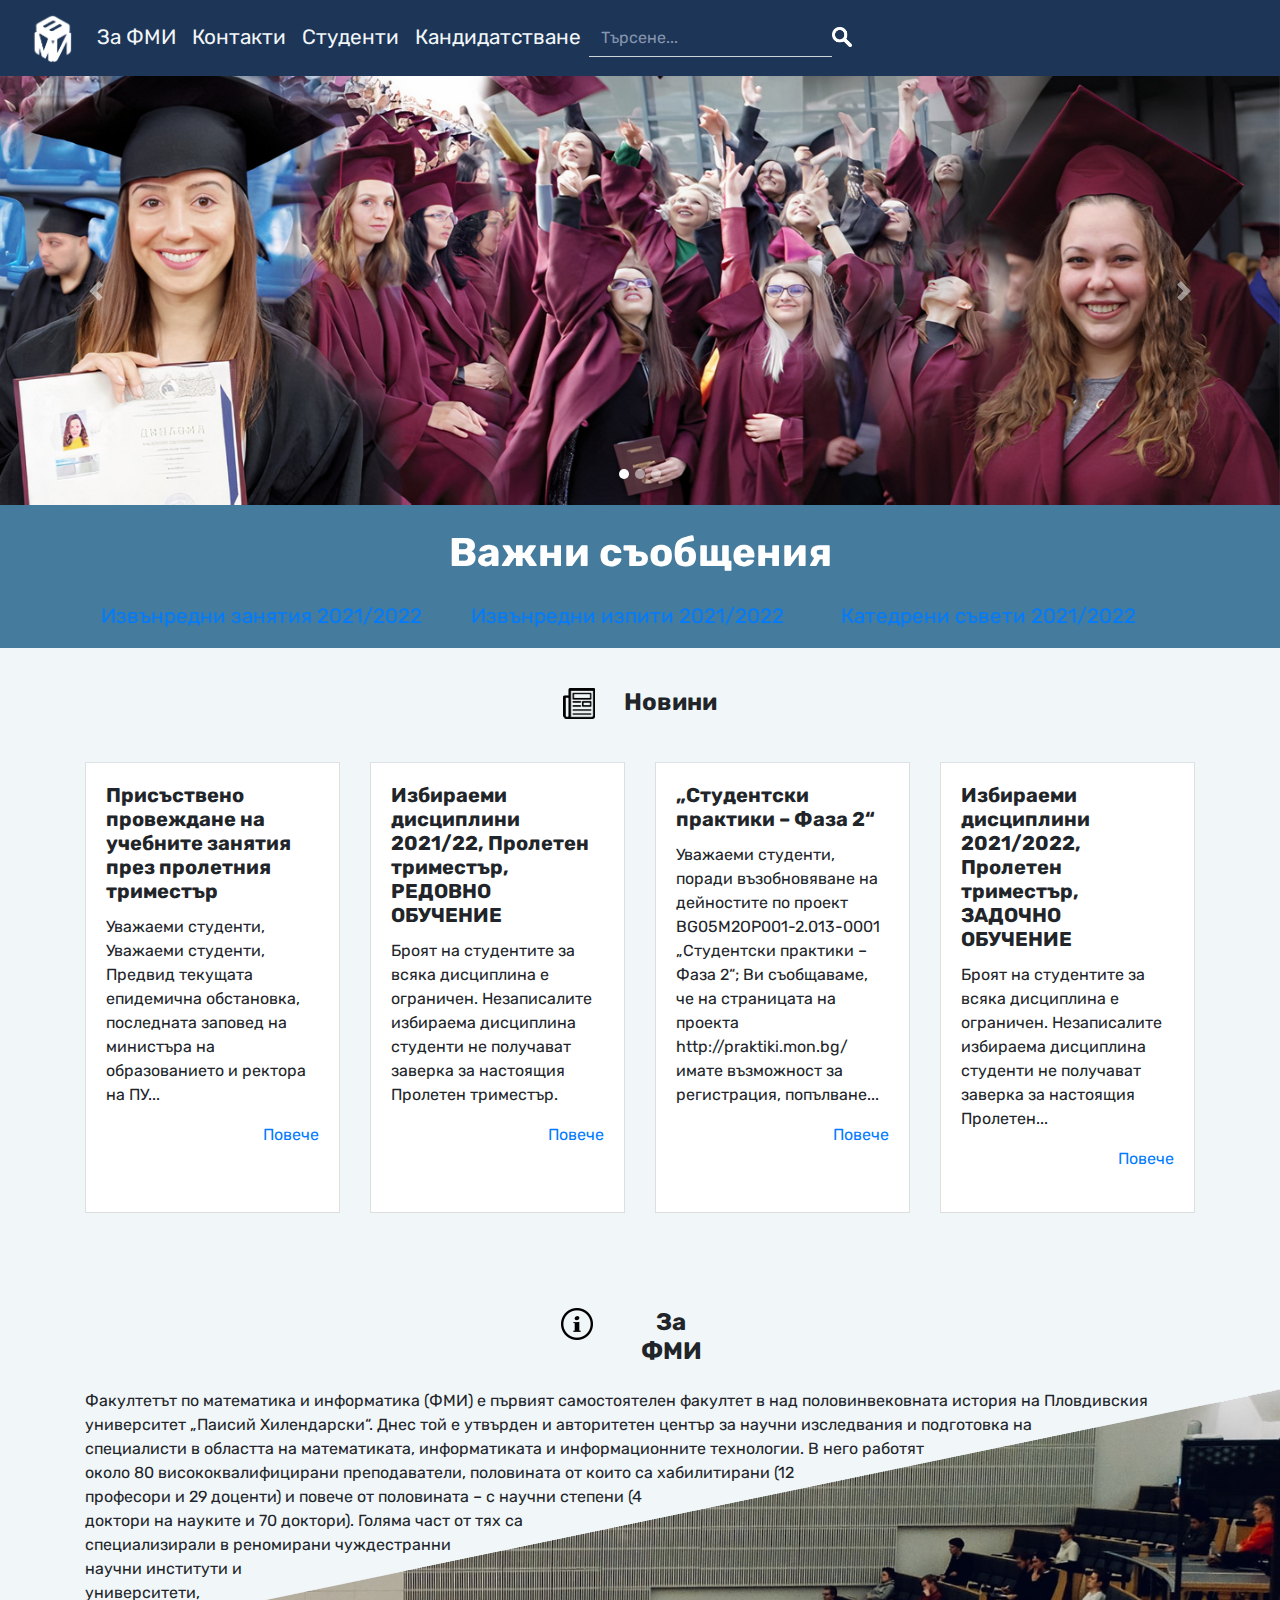
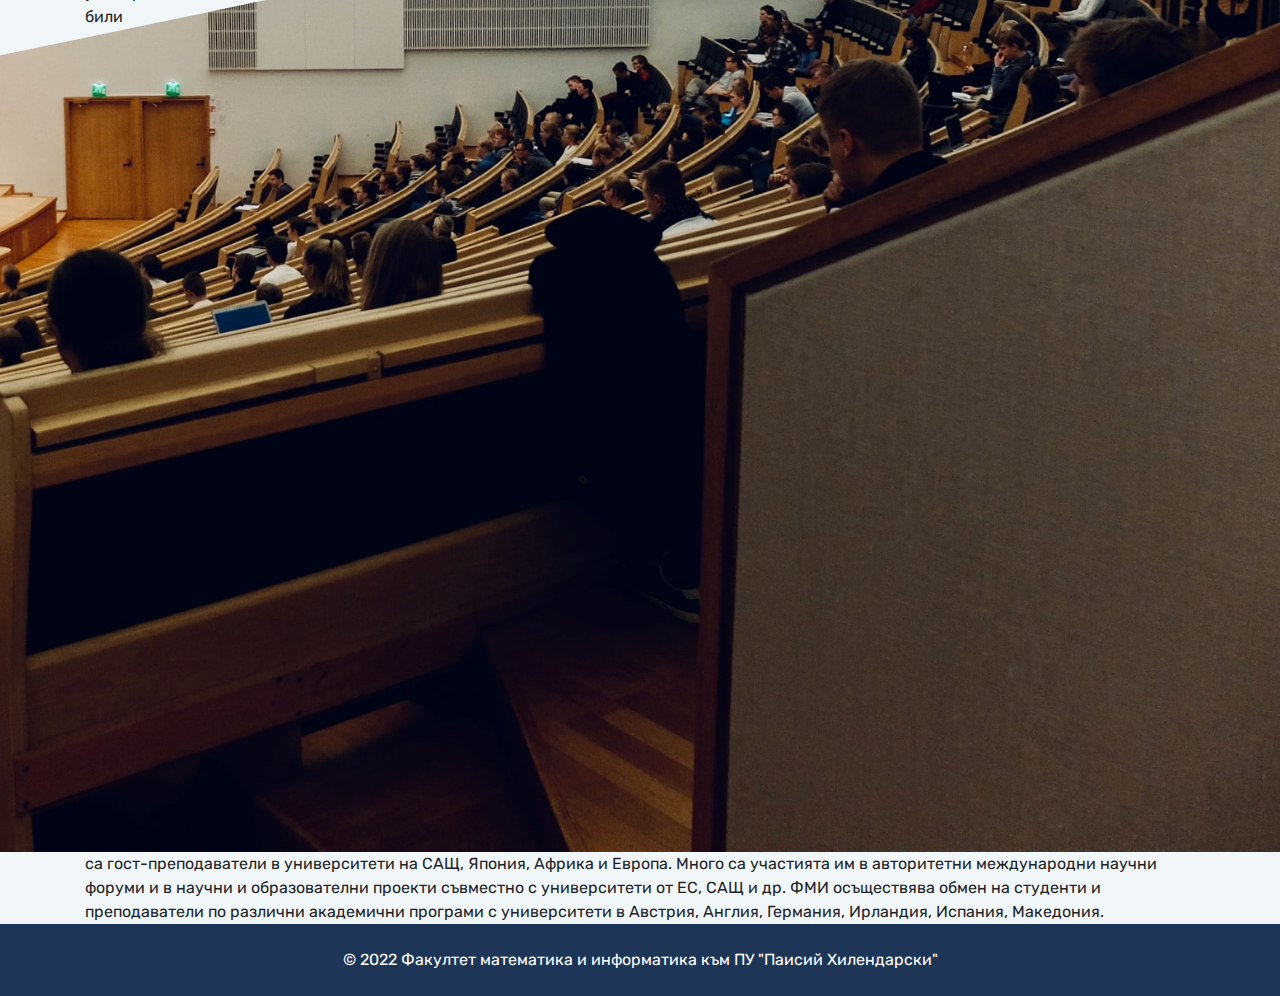
<file: index.html>
<!DOCTYPE html>
<html lang="en">

<head>
  <meta charset="UTF-8">
  <meta http-equiv="X-UA-Compatible" content="IE=edge">
  <meta name="viewport" content="width=device-width, initial-scale=1.0">
  <title>NEW Факултет по математика и информатика</title>
  <link rel="icon" href="./assets/img/icons/fmi-plovdiv.org.ico" type="image/x-icon">
  <!-- Font -->
  <link rel="preconnect" href="https://fonts.googleapis.com">
  <link rel="preconnect" href="https://fonts.gstatic.com" crossorigin>
  <link href="https://fonts.googleapis.com/css2?family=Rubik:wght@300&display=swap" rel="stylesheet">
  <!-- End Font  -->
  <!-- Stylesheets -->
  <link href="./assets/css/style.css" rel="stylesheet" />
  <link href="https://cdn.jsdelivr.net/npm/bootstrap@5.1.3/dist/css/bootstrap.min.css" rel="stylesheet"
    integrity="sha384-1BmE4kWBq78iYhFldvKuhfTAU6auU8tT94WrHftjDbrCEXSU1oBoqyl2QvZ6jIW3" crossorigin="anonymous">
  <link rel="stylesheet" href="https://maxcdn.bootstrapcdn.com/bootstrap/4.0.0/css/bootstrap.min.css"
    integrity="sha384-Gn5384xqQ1aoWXA+058RXPxPg6fy4IWvTNh0E263XmFcJlSAwiGgFAW/dAiS6JXm" crossorigin="anonymous">
  <!-- Scripts -->
  <script src="https://code.jquery.com/jquery-3.2.1.slim.min.js"
    integrity="sha384-KJ3o2DKtIkvYIK3UENzmM7KCkRr/rE9/Qpg6aAZGJwFDMVNA/GpGFF93hXpG5KkN"
    crossorigin="anonymous"></script>
  <script src="https://cdn.jsdelivr.net/npm/@popperjs/core@2.10.2/dist/umd/popper.min.js"
    integrity="sha384-7+zCNj/IqJ95wo16oMtfsKbZ9ccEh31eOz1HGyDuCQ6wgnyJNSYdrPa03rtR1zdB"
    crossorigin="anonymous"></script>
  <script src="https://cdn.jsdelivr.net/npm/bootstrap@5.1.3/dist/js/bootstrap.min.js"
    integrity="sha384-QJHtvGhmr9XOIpI6YVutG+2QOK9T+ZnN4kzFN1RtK3zEFEIsxhlmWl5/YESvpZ13"
    crossorigin="anonymous"></script>
  <script src="https://cdnjs.cloudflare.com/ajax/libs/popper.js/1.12.9/umd/popper.min.js"
    integrity="sha384-ApNbgh9B+Y1QKtv3Rn7W3mgPxhU9K/ScQsAP7hUibX39j7fakFPskvXusvfa0b4Q"
    crossorigin="anonymous"></script>
  <script src="https://maxcdn.bootstrapcdn.com/bootstrap/4.0.0/js/bootstrap.min.js"
    integrity="sha384-JZR6Spejh4U02d8jOt6vLEHfe/JQGiRRSQQxSfFWpi1MquVdAyjUar5+76PVCmYl"
    crossorigin="anonymous"></script>
</head>

<body class="bg">
  <header>
    <!-- Navbar  -->
    <nav class="navbar navbar-expand-md navbar-dark mb-4">
      <div class="container-fluid">
        <a class="navbar-brand" href="./index.html"><img src="./assets/img/icons/fmi-logo.png" alt="fmi-logo" id="fmi-logo"></a>
        <button class="navbar-toggler" type="button" data-bs-toggle="collapse" data-bs-target="#navbarCollapse"
          aria-controls="navbarCollapse" aria-expanded="false" aria-label="Toggle navigation">
          <span class="navbar-toggler-icon"></span>
        </button>


        <div class="collapse navbar-collapse" id="navbarCollapse">
          <ul class="navbar-nav me-auto mb-2 mb-md-0">

            <li class="nav-item">
              <a class="nav-link" href="./about.html">За ФМИ</a>
            </li>
            <li class="nav-item">
              <a class="nav-link" href="#">Контакти</a>
            </li>
            <li class="nav-item">
              <a class="nav-link" href="./students.html">Студенти</a>
            </li>
            <li class="nav-item">
              <a class="nav-link" href="./admission.html">Кандидатстване</a>
            </li>
          </ul>
          <!-- Navbar End  -->



          <form class="d-flex">
            <input class="form-control me-2" type="search" placeholder="Търсене..." aria-label="Search">
            <input type="image" href="#" class="search-icon " src="./assets/img/icons/search-icon.png">

          </form>
        </div>
      </div>
    </nav>
  </header>

  <main class="main" id="top">
    <!-- Carousel Start -->
    <div id="carouselExampleIndicators" class="carousel slide" data-ride="carousel">
      <ol class="carousel-indicators">
        <li data-target="#carouselExampleIndicators" data-slide-to="0" class="active"></li>
        <li data-target="#carouselExampleIndicators" data-slide-to="1"></li>
        <li data-target="#carouselExampleIndicators" data-slide-to="2"></li>
      </ol>
      <div class="carousel-inner">
        <div class="carousel-item active">
          <img class="d-block w-100" src="./assets/img/illustrations/carousel_1.jpg" alt="First slide">
          <div class="carousel-caption d-none d-md-block">
            <!-- Do we need carousel text? -->
            <!-- nope -->
          </div>
        </div>
        <div class="carousel-item">
          <img class="d-block w-100" src="./assets/img/illustrations/carousel_2.jpg" alt="Second slide">
        </div>
        <div class="carousel-item">
          <img class="d-block w-100" src="./assets/img/illustrations/carousel_3.jpg" alt="Third slide">
        </div>
      </div>
      <a class="carousel-control-prev" href="#carouselExampleIndicators" role="button" data-slide="prev">
        <span class="carousel-control-prev-icon" aria-hidden="true"></span>
        <span class="sr-only">Previous</span>
      </a>
      <a class="carousel-control-next" href="#carouselExampleIndicators" role="button" data-slide="next">
        <span class="carousel-control-next-icon" aria-hidden="true"></span>
        <span class="sr-only">Next</span>
      </a>
    </div>
    <!-- Carousel End  -->

    <!-- Important messages -->
    <section id="messages" class="">
      <div class="container">
        <div class="col pt-4">
          <div class="row justify-content-center">
            <!-- <div class="col-3"><img class="messages-icon" src="./assets/img/icons/megaphone.png"></div> -->
            <div class="col-sm-auto">
              <h1 class="font-weight-bold">Важни съобщения</h1>
            </div>
          </div>
          <div class="row justify-content-center">
            <div class="col-4 p-3 messages-link"><a href="#" class="link-light">Извънредни занятия 2021/2022</a></div>
            <div class="col-4 p-3 messages-link"><a href="#" class="link-light">Извънредни изпити 2021/2022</a></div>
            <div class="col-4 p-3 messages-link"><a href="#" class="link-light">Катедрени съвети 2021/2022</a></div>
          </div>
        </div>
      </div>
    </section>
    <!-- End important messages -->

    <!-- News cards Start -->

    <div class="container">


      <div class="container d-flex justify-content-center mt-4">
        <div class="row m-3">
          <div class="col-4"><img class="news-icon" src="./assets/img/icons/news.png"></div>
          <div class="col text-center">
            <h4 class="font-weight-bold">Новини</h4>
          </div>
        </div>
      </div>

      <div class="row">
        <div class="col-3">
          <div class="card rounded-0 border-top h-100">
            <div class="card-body">
              <div class="row">
                <!-- <div class="col-3"><img class="news-icon" src="./assets/img/icons/news.png"></div> -->
                <div class="col">
                  <h5 class="card-title font-weight-bold p-0">Присъствено провеждане на учебните занятия през пролетния
                    триместър</h5>
                </div>
              </div>
              <p class="card-text">Уважаеми студенти,<br>
                Уважаеми студенти,
Предвид текущата епидемична обстановка, последната заповед на министъра на образованието и ректора на ПУ...</p>
              <!-- тo занятията през пролетния триместър (редовно и задочно) ще се проведат присъствено... -->
              <a href="#" class="card-link float-right">Повече</a>
            </div>
          </div>
        </div>

        <div class="col-3">
          <div class="card rounded-0 border-top h-100">
            <div class="card-body">
              <div class="row">
                <!-- <div class="col-3"><img class="news-icon" src="./assets/img/icons/news.png"></div> -->
                <div class="col">
                  <h5 class="card-title font-weight-bold p-0">Избираеми дисциплини 2021/22, Пролетен триместър, РЕДОВНО
                    ОБУЧЕНИЕ</h5>
                </div>
              </div>
              <p class="card-text">
                Броят на студентите за всяка дисциплина е ограничен.
                Незаписалите избираема дисциплина студенти не получават заверка за настоящия Пролетен триместър.</p>
              <a href="#" class="card-link float-right">Повече</a>
            </div>
          </div>
        </div>

        <div class="col-3">
          <div class="card rounded-0 border-top h-100">
            <div class="card-body">
              <div class="row">
                <!-- <div class="col-3"><img class="news-icon" src="./assets/img/icons/news.png"></div> -->
                <div class="col">
                  <h5 class="card-title font-weight-bold p-0">„Студентски практики – Фаза 2“</h5>
                </div>
              </div>
              <p class="card-text">
                Уважаеми студенти, поради възобновяване на дейностите по проект BG05M2OP001-2.013-0001 „Студентски
                практики –
                Фаза 2“; Ви съобщаваме, че на страницата на проекта http://praktiki.mon.bg/ имате възможност за
                регистрация, попълване...</p>
              <a href="#" class="card-link float-right">Повече</a>
            </div>
          </div>
        </div>

        <div class="col-3">
          <div class="card rounded-0 border-top h-100">
            <div class="card-body">
              <div class="row">
                <!-- <div class="col-3"><img class="news-icon" src="./assets/img/icons/news.png"></div> -->
                <div class="col">
                  <h5 class="card-title font-weight-bold p-0">Избираеми дисциплини 2021/2022, Пролетен триместър,
                    ЗАДОЧНО ОБУЧЕНИЕ</h5>
                </div>
              </div>
              <p class="card-text">
                Броят на студентите за всяка дисциплина е ограничен. Незаписалите избираема дисциплина студенти не
                получават заверка за настоящия Пролетен...</p>
              <a href="#" class="card-link float-right">Повече</a>
            </div>
          </div>
        </div>
      </div>
    </div>
    </div>
    <!-- News cards End -->

    <!-- About us  -->




    <!-- <div id="about" class="container d-flex justify-content-center mb-md-0"> 
  <div class="row">
   <div class="col">

    <div class="row justify-content-center">
      <div class="col-md-8 col-lg-8 text-left">
        <p>Факултетът по математика и информатика (ФМИ) е първият самостоятелен факултет в над половинвековната история на Пловдивския университет „Паисий Хилендарски“.  Днес той е  утвърден и авторитетен център за научни изследвания и подготовка на специалисти в областта на математиката, информатиката и информационните технологии. В него работят около 80 висококвалифицирани преподаватели, половината от които са хабилитирани (12 професори и 29 доценти) и повече от половината – с научни степени (4 доктори на науките и 70 доктори). Голяма част от тях са специализирали в реномирани чуждестранни научни институти и университети, били са гост-преподаватели в университети на САЩ, Япония, Африка и Европа. Много са участията им в авторитетни международни научни форуми и в научни и образователни проекти съвместно с университети от ЕС, САЩ  и др.  ФМИ осъществява обмен на студенти и преподаватели по различни академични програми с университети в Австрия, Англия, Германия, Ирландия, Испания, Македония, Португалия, Румъния, Сърбия и Черна гора, Унгария, Финландия.</p>
      </div>
    </div>

      <img id="about" src="./assets/img/illustrations/about-us-2.png">
    </div>
</div>
</div> -->

    <div id="pre-footer">

      <div class="container d-flex justify-content-center">
        <div class="row m-3">
          <div class="col-4"><img class="news-icon" src="./assets/img/icons/information.png"></div>
          <div class="col text-center">
            <h4 class="font-weight-bold">За ФМИ</h4>
          </div>
        </div>
      </div>

      <img id="main-footer-img" src="assets/img/illustrations/about-us-2.png" />
      <div class="container">
        <div id="main-footer-text">Факултетът по математика и информатика (ФМИ) е първият самостоятелен факултет в над
          половинвековната история на Пловдивския университет „Паисий Хилендарски“. Днес той е утвърден и авторитетен
          център за научни изследвания и подготовка на специалисти в областта на математиката, информатиката и
          информационните технологии. В него работят около 80 висококвалифицирани преподаватели, половината от които са
          хабилитирани (12 професори и 29 доценти) и повече от половината – с научни степени (4 доктори на науките и 70
          доктори). Голяма част от тях са специализирали в реномирани чуждестранни научни институти и университети, били
          са гост-преподаватели в университети на САЩ, Япония, Африка и Европа. Много са участията им в авторитетни
          международни научни форуми и в научни и образователни проекти съвместно с университети от ЕС, САЩ и др. ФМИ
          осъществява обмен на студенти и преподаватели по различни академични програми с университети в Австрия,
          Англия,
          Германия, Ирландия, Испания, Македония.</div>
      </div>
    </div>
  </main>
  <footer id="main-footer">
    <div class="text-center p-4">
      © 2022 Факултет математика и информатика към ПУ "Паисий Хилендарски"
    </div>
  </footer>
</body>

</html>
</file>
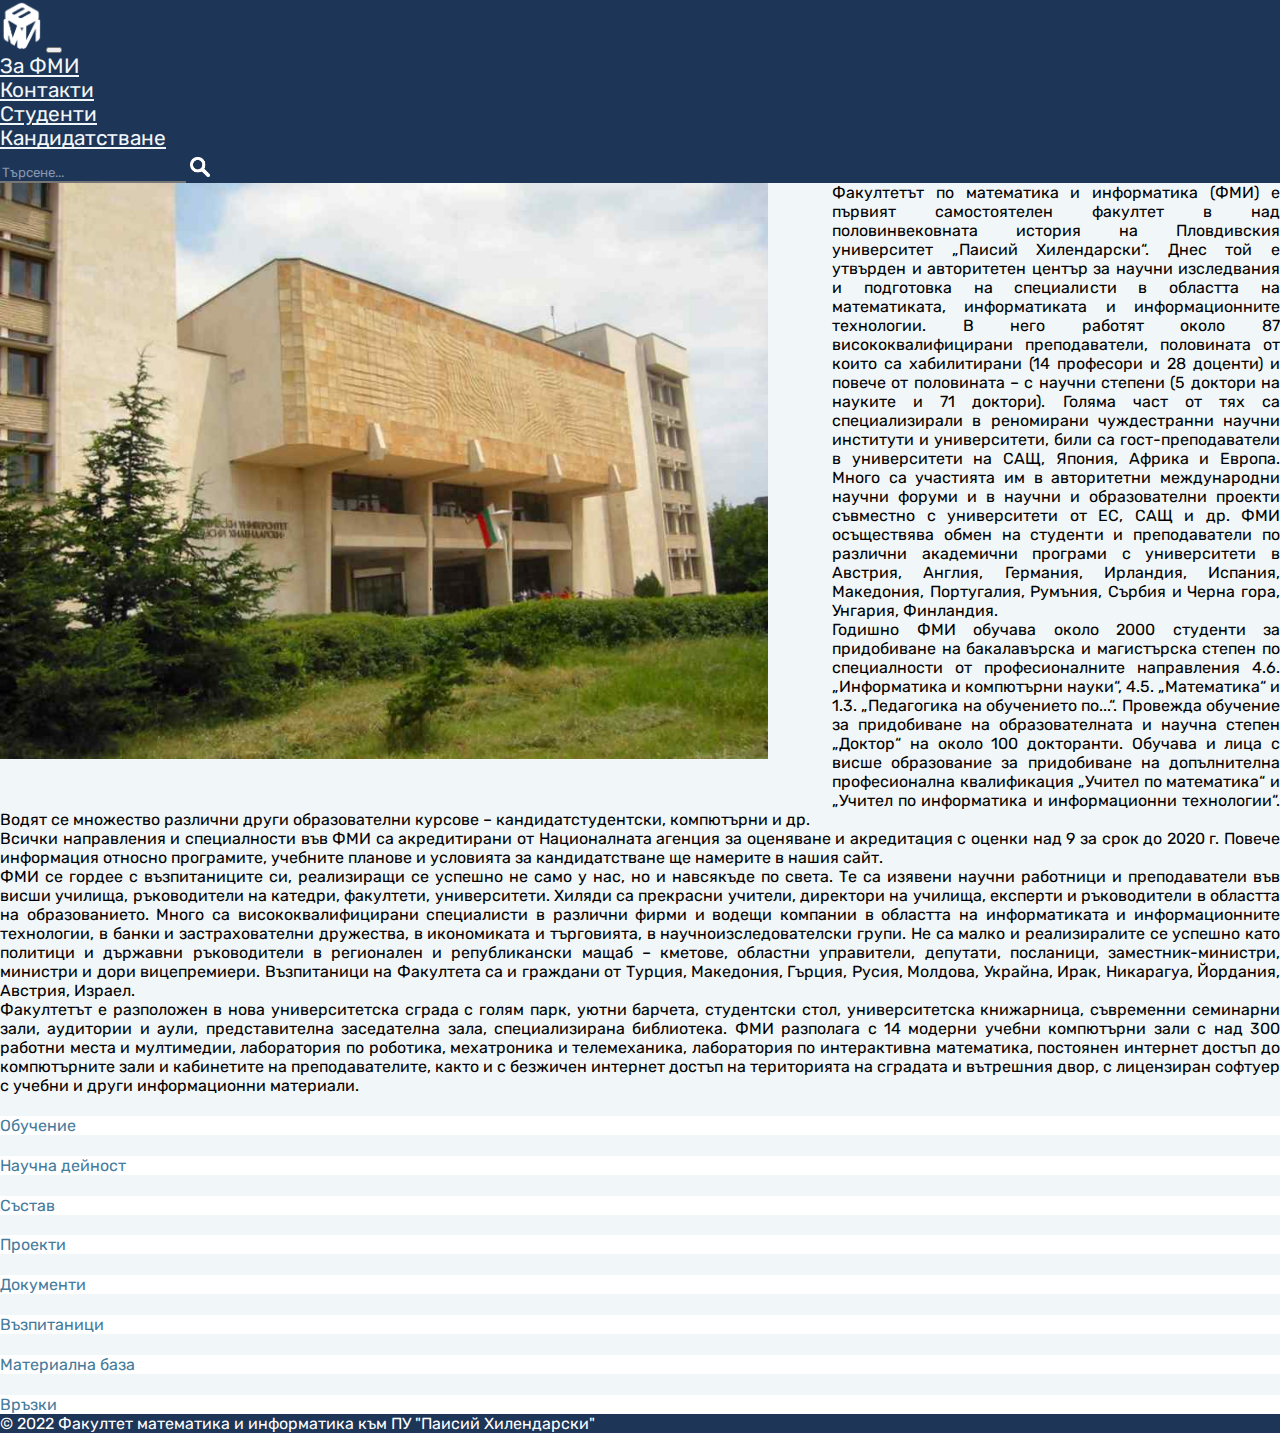
<file: about.html>
<!DOCTYPE html>
<html lang="en">

<head>
    <meta charset="UTF-8">
    <meta http-equiv="X-UA-Compatible" content="IE=edge">
    <meta name="viewport" content="width=device-width, initial-scale=1.0">
    <title>За ФМИ</title>
    <link rel="icon" href="./assets/img/icons/fmi-plovdiv.org.ico" type="image/x-icon">
    <!-- Styles -->
    <link href="assets/css/style.css" rel="stylesheet" />
    <link href="https://cdn.jsdelivr.net/npm/bootstrap@5.0.2/dist/css/bootstrap.min.css" rel="stylesheet"
        integrity="sha384-EVSTQN3/azprG1Anm3QDgpJLIm9Nao0Yz1ztcQTwFspd3yD65VohhpuuCOmLASjC" crossorigin="anonymous">
    <!-- Fonts -->
    <link href="https://fonts.googleapis.com/css2?family=Rubik:wght@300&display=swap" rel="stylesheet">
</head>

<body class="bg">
    <header>
        <!-- Navbar  -->
        <nav class="navbar navbar-expand-md navbar-dark mb-4">
            <div class="container-fluid">
                <a class="navbar-brand" href="./index.html"><img src="./assets/img/icons/fmi-logo.png" alt="fmi-logo"
                        id="fmi-logo"></a>
                <button class="navbar-toggler" type="button" data-bs-toggle="collapse" data-bs-target="#navbarCollapse"
                    aria-controls="navbarCollapse" aria-expanded="false" aria-label="Toggle navigation">
                    <span class="navbar-toggler-icon"></span>
                </button>
                <div class="collapse navbar-collapse" id="navbarCollapse">
                    <ul class="navbar-nav me-auto mb-2 mb-md-0">

                        <li class="nav-item">
                            <a class="nav-link" href="./about.html">За ФМИ</a>
                        </li>
                        <li class="nav-item">
                            <a class="nav-link" href="#">Контакти</a>
                        </li>
                        <li class="nav-item">
                            <a class="nav-link" href="./students.html">Студенти</a>
                        </li>
                        <li class="nav-item">
                            <a class="nav-link" href="./admission.html">Кандидатстване</a>
                        </li>
                    </ul>
                    <!-- Navbar End  -->
                    <form class="d-flex">
                        <input class="form-control me-2" type="search" placeholder="Търсене..." aria-label="Search">
                        <input type="image" href="#" class="search-icon " src="./assets/img/icons/search-icon.png">
                    </form>
                </div>
            </div>
        </nav>
    </header>
    <div class="container">

        <img id="fmi-img" src="./assets/img/illustrations/fmi.jpg">

        <p id="fmi-txt-about">Факултетът по математика и информатика (ФМИ) е първият самостоятелен факултет в над
            половинвековната история на Пловдивския университет „Паисий Хилендарски“. Днес той е утвърден и
            авторитетен
            център за научни изследвания и подготовка на специалисти в областта на математиката, информатиката и
            информационните технологии. В него работят около 87 висококвалифицирани преподаватели, половината от
            които
            са хабилитирани (14 професори и 28 доценти) и повече от половината – с научни степени (5 доктори на
            науките
            и 71 доктори). Голяма част от тях са специализирали в реномирани чуждестранни научни институти и
            университети, били са гост-преподаватели в университети на САЩ, Япония, Африка и Европа. Много са
            участията
            им в авторитетни международни научни форуми и в научни и образователни проекти съвместно с университети
            от
            ЕС, САЩ и др. ФМИ осъществява обмен на студенти и преподаватели по различни академични програми с
            университети в Австрия, Англия, Германия, Ирландия, Испания, Македония, Португалия, Румъния, Сърбия и
            Черна
            гора, Унгария, Финландия.
            <br>
            Годишно ФМИ обучава около 2000 студенти за придобиване на бакалавърска и магистърска степен по
            специалности
            от професионалните направления 4.6. „Информатика и компютърни науки“, 4.5. „Математика“ и 1.3.
            „Педагогика
            на обучението по...“. Провежда обучение за придобиване на образователната и научна степен „Доктор“ на
            около
            100 докторанти. Обучава и лица с висше образование за придобиване на допълнителна професионална
            квалификация
            „Учител по математика“ и „Учител по информатика и информационни технологии“. Водят се множество различни
            други образователни курсове – кандидатстудентски, компютърни и др.
            <br>
            Всички направления и специалности във ФМИ са акредитирани от Националната агенция за оценяване и
            акредитация
            с оценки над 9 за срок до 2020 г. Повече информация относно програмите, учебните планове и условията за
            кандидатстване ще намерите в нашия сайт.
            <br>
            ФМИ се гордее с възпитаниците си, реализиращи се успешно не само у нас, но и навсякъде по света. Те са
            изявени научни работници и преподаватели във висши училища, ръководители на катедри, факултети,
            университети. Хиляди са прекрасни учители, директори на училища, експерти и ръководители в областта на
            образованието. Много са висококвалифицирани специалисти в различни фирми и водещи компании в областта на
            информатиката и информационните технологии, в банки и застрахователни дружества, в икономиката и
            търговията,
            в научноизследователски групи. Не са малко и реализиралите се успешно като политици и държавни
            ръководители
            в регионален и републикански мащаб – кметове, областни управители, депутати, посланици,
            заместник-министри,
            министри и дори вицепремиери. Възпитаници на Факултета са и граждани от Турция, Македония, Гърция,
            Русия,
            Молдова, Украйна, Ирак, Никарагуа, Йордания, Австрия, Израел.
            <br>
            Факултетът е разположен в нова университетска сграда с голям парк, уютни барчета, студентски стол,
            университетска книжарница, съвременни семинарни зали, аудитории и аули, представителна заседателна зала,
            специализирана библиотека. ФМИ разполага с 14 модерни учебни компютърни зали с над 300 работни места и
            мултимедии, лаборатория по роботика, мехатроника и телемеханика, лаборатория по интерактивна математика,
            постоянен интернет достъп до компютърните зали и кабинетите на преподавателите, както и с безжичен
            интернет
            достъп на територията на сградата и вътрешния двор, с лицензиран софтуер с учебни и други информационни
            материали.
        </p>

        <div class="row">
            <div class="col">
                <div class="card rounded-2 h-100">
                    <div class="card-body">
                        <div class="row">
                            <div class="col"><a href="#" class="card-link c-link">
                                    <h5 class="card-title font-weight-bold p-0 text-center">Обучение</h5>
                                </a>
                            </div>
                        </div>

                    </div>
                </div>
            </div>
            <div class="col">
                <div class="card rounded-2 h-100">
                    <div class="card-body">
                        <div class="row">
                            <div class="col"><a href="#" class="card-link c-link">
                                    <h5 class="card-title font-weight-bold p-0 text-center">Научна дейност</h5>
                                </a>
                            </div>
                        </div>

                    </div>
                </div>
            </div>
            <div class="col">
                <div class="card rounded-2 h-100">
                    <div class="card-body">
                        <div class="row">
                            <div class="col"><a href="#" class="card-link c-link">
                                    <h5 class="card-title font-weight-bold p-0 text-center">Състав
                                    </h5>
                                </a>
                            </div>
                        </div>

                    </div>
                </div>
            </div>
            <div class="col">
                <div class="card rounded-2 h-100">
                    <div class="card-body">
                        <div class="row">
                            <div class="col"><a href="#" class="card-link c-link">
                                    <h5 class="card-title font-weight-bold p-0 text-center">Проекти
                                    </h5>
                                </a>
                            </div>
                        </div>
                    </div>
                </div>
            </div>
        </div>
        <div class="row mt-4 mb-5">
            <div class="col">
                <div class="card rounded-2 h-100">
                    <div class="card-body">
                        <div class="row">
                            <div class="col"><a href="#" class="card-link c-link">
                                    <h5 class="card-title font-weight-bold p-0 text-center">Документи</h5>
                                </a>
                            </div>
                        </div>

                    </div>
                </div>
            </div>
            <div class="col">
                <div class="card rounded-2 h-100">
                    <div class="card-body">
                        <div class="row">
                            <div class="col"><a href="#" class="card-link c-link">
                                    <h5 class="card-title font-weight-bold p-0 text-center">Възпитаници</h5>
                                </a>
                            </div>
                        </div>

                    </div>
                </div>
            </div>
            <div class="col">
                <div class="card rounded-2 h-100">
                    <div class="card-body">
                        <div class="row">
                            <div class="col"><a href="#" class="card-link c-link">
                                    <h5 class="card-title font-weight-bold p-0 text-center">Материална база
                                    </h5>
                                </a>
                            </div>
                        </div>

                    </div>
                </div>
            </div>
            <div class="col">
                <div class="card rounded-2 h-100">
                    <div class="card-body">
                        <div class="row">
                            <div class="col"><a href="#" class="card-link c-link">
                                    <h5 class="card-title font-weight-bold p-0 text-center">Връзки
                                    </h5>
                                </a>
                            </div>
                        </div>
                    </div>
                </div>
            </div>
        </div>
    </div>
    <footer id="main-footer">
        <div class="text-center p-4">
            © 2022 Факултет математика и информатика към ПУ "Паисий Хилендарски"
        </div>
    </footer>

</body>

</html>
</file>
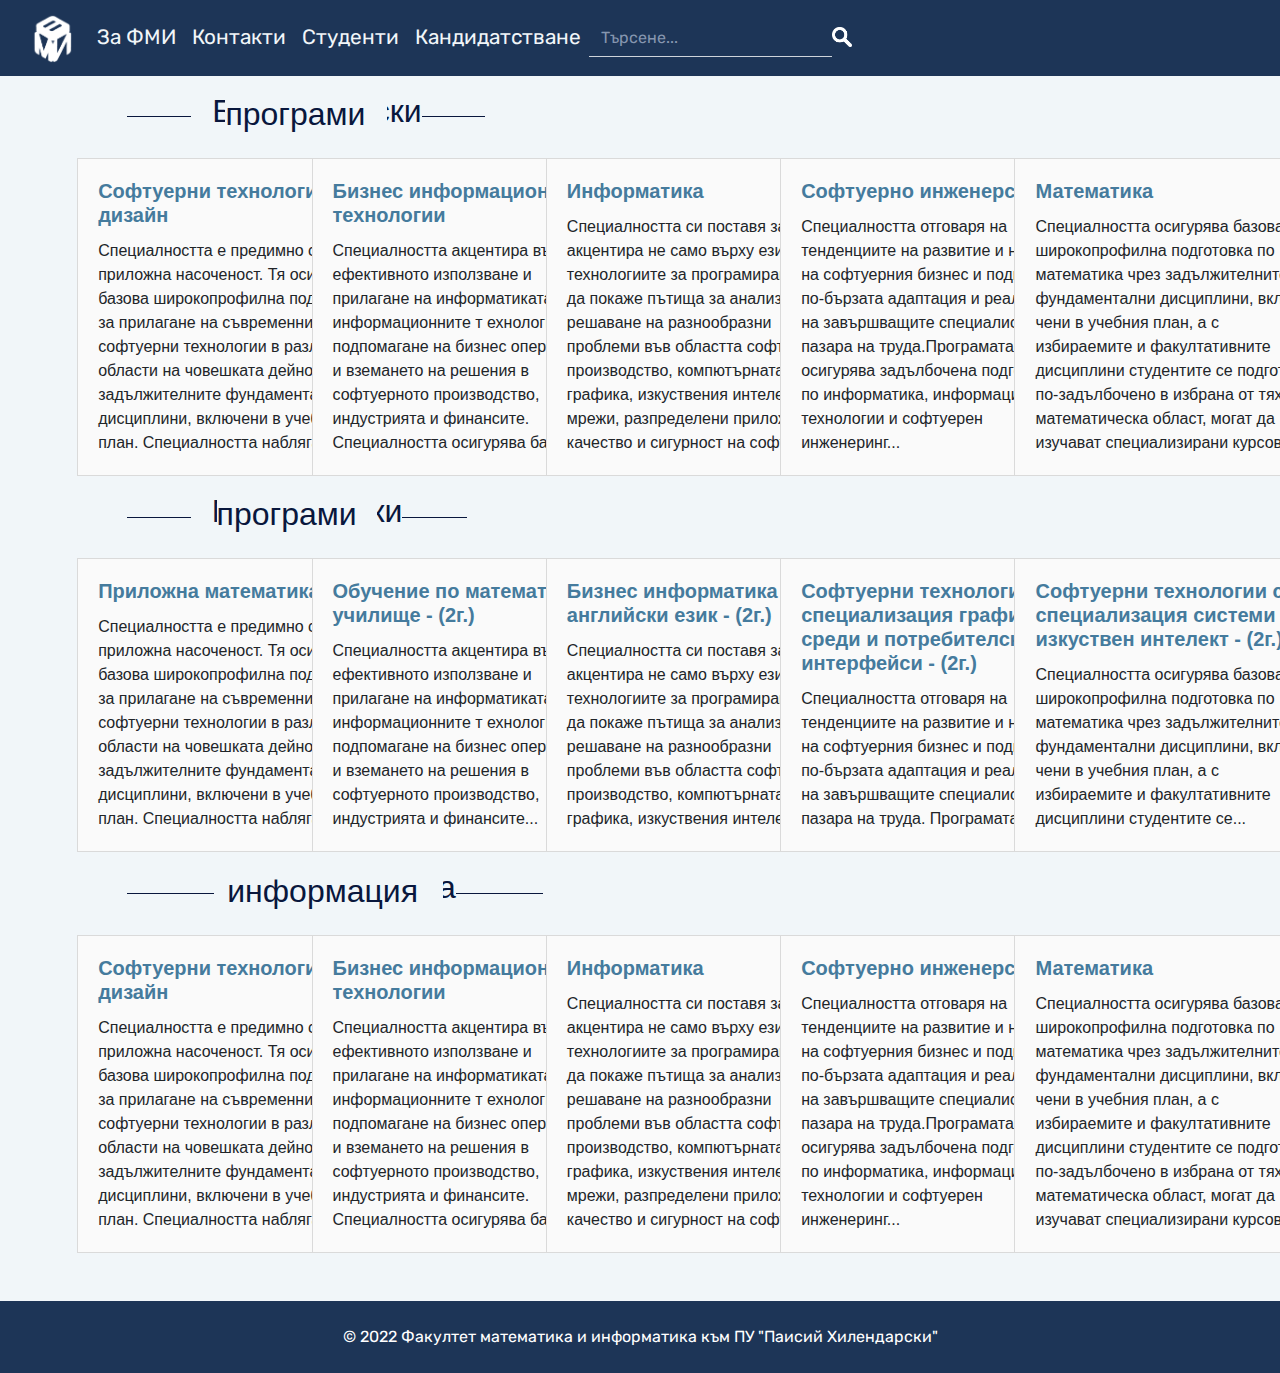
<file: admission.html>
<!DOCTYPE html>
<html lang="en">

<head>
    <meta charset="UTF-8">
    <meta http-equiv="X-UA-Compatible" content="IE=edge">
    <meta name="viewport" content="width=device-width, initial-scale=1.0">
    <title>NEW Факултет по математика и информатика</title>
    <link rel="icon" href="./assets/img/icons/fmi-plovdiv.org.ico" type="image/x-icon">
    <!-- Font -->
    <link rel="preconnect" href="https://fonts.googleapis.com">
    <link rel="preconnect" href="https://fonts.gstatic.com" crossorigin>
    <link href="https://fonts.googleapis.com/css2?family=Rubik:wght@300&display=swap" rel="stylesheet">
    <!-- End Font  -->
    <!-- Stylesheets -->
    <link href="assets/css/style.css" rel="stylesheet" />
    <link href="https://cdn.jsdelivr.net/npm/bootstrap@5.1.3/dist/css/bootstrap.min.css" rel="stylesheet"
      integrity="sha384-1BmE4kWBq78iYhFldvKuhfTAU6auU8tT94WrHftjDbrCEXSU1oBoqyl2QvZ6jIW3" crossorigin="anonymous">
    <link rel="stylesheet" href="https://maxcdn.bootstrapcdn.com/bootstrap/4.0.0/css/bootstrap.min.css"
      integrity="sha384-Gn5384xqQ1aoWXA+058RXPxPg6fy4IWvTNh0E263XmFcJlSAwiGgFAW/dAiS6JXm" crossorigin="anonymous">
    <!-- Scripts -->
    <script src="https://code.jquery.com/jquery-3.2.1.slim.min.js"
      integrity="sha384-KJ3o2DKtIkvYIK3UENzmM7KCkRr/rE9/Qpg6aAZGJwFDMVNA/GpGFF93hXpG5KkN"
      crossorigin="anonymous"></script>
    <script src="https://cdn.jsdelivr.net/npm/@popperjs/core@2.10.2/dist/umd/popper.min.js"
      integrity="sha384-7+zCNj/IqJ95wo16oMtfsKbZ9ccEh31eOz1HGyDuCQ6wgnyJNSYdrPa03rtR1zdB"
      crossorigin="anonymous"></script>
    <script src="https://cdn.jsdelivr.net/npm/bootstrap@5.1.3/dist/js/bootstrap.min.js"
      integrity="sha384-QJHtvGhmr9XOIpI6YVutG+2QOK9T+ZnN4kzFN1RtK3zEFEIsxhlmWl5/YESvpZ13"
      crossorigin="anonymous"></script>
    <script src="https://cdnjs.cloudflare.com/ajax/libs/popper.js/1.12.9/umd/popper.min.js"
      integrity="sha384-ApNbgh9B+Y1QKtv3Rn7W3mgPxhU9K/ScQsAP7hUibX39j7fakFPskvXusvfa0b4Q"
      crossorigin="anonymous"></script>
    <script src="https://maxcdn.bootstrapcdn.com/bootstrap/4.0.0/js/bootstrap.min.js"
      integrity="sha384-JZR6Spejh4U02d8jOt6vLEHfe/JQGiRRSQQxSfFWpi1MquVdAyjUar5+76PVCmYl"
      crossorigin="anonymous"></script>
</head>

<body class="bg">
    <header>
        <!-- Navbar  -->
        <nav class="navbar navbar-expand-md navbar-dark mb-4">
          <div class="container-fluid">
            <a class="navbar-brand" href="./index.html"><img src="./assets/img/icons/fmi-logo.png" alt="fmi-logo" id="fmi-logo"></a>
            <button class="navbar-toggler" type="button" data-bs-toggle="collapse" data-bs-target="#navbarCollapse"
              aria-controls="navbarCollapse" aria-expanded="false" aria-label="Toggle navigation">
              <span class="navbar-toggler-icon"></span>
            </button>
            <div class="collapse navbar-collapse" id="navbarCollapse">
              <ul class="navbar-nav me-auto mb-2 mb-md-0">
    
                <li class="nav-item">
                  <a class="nav-link" href="./about.html">За ФМИ</a>
                </li>
                <li class="nav-item">
                  <a class="nav-link" href="#">Контакти</a>
                </li>
                <li class="nav-item">
                  <a class="nav-link" href="./students.html">Студенти</a>
                </li>
                <li class="nav-item">
                  <a class="nav-link" href="./admission.html">Кандидатстване</a>
                </li>
              </ul>
              <!-- Navbar End  -->
              <form class="d-flex">
                <input class="form-control me-2" type="search" placeholder="Търсене..." aria-label="Search">
                <input type="image" href="#" class="search-icon " src="./assets/img/icons/search-icon.png">
              </form>
            </div>
          </div>
        </nav>
</header>

<!-- Bachelors section  -->
<div class="container">
    <div class="row">
        <div id="admission-header">
            <h1 id="admission-header-title">
                <span>Бакалавърски програми</span>
            </h1>
        </div>
    </div>
</div>

<div class="row justify-content-center">                
    <div class="col-md-2 mr-2">
        <div class="card rounded-0 card-admission">
            <div class="card-body">
            <div class="row">
                <div class="col"><a href="#" class="card-link c-link"><h5 class="card-title font-weight-bold p-0">Софтуерни технологии и дизайн</h5></a></div>
            </div>
            <p class="card-text">Специалността е предимно с приложна насоченост. Тя осигурява базова широкопрофилна подготовка за 
            прилагане на съвременни софтуерни технологии в различни области на човешката дейност чрез задължителните фундаментални 
            дисциплини, включени в учебния план. Специалността набляга на...</p>
            </div>
        </div>
    </div>
    <div class="col-md-2 mb-4 mx-2">
        <div class="card rounded-0 card-admission">
            <div class="card-body">
            <div class="row">
                <div class="col"><a href="#" class="card-link c-link"><h5 class="card-title font-weight-bold p-0">Бизнес информационни технологии</h5></a></div>
            </div>
            <p class="card-text">Специалността акцентира върху ефективното използване и прилагане на информатиката и информационните т
                ехнологии за подпомагане на бизнес операциите и вземането на решения в софтуерното производство, индустрията и 
                финансите.  Специалността осигурява базова...</p>
            </div>
        </div>
    </div>
    <div class="col-md-2 mb-4 mx-2">
        <div class="card rounded-0 card-admission">
            <div class="card-body">
            <div class="row">
                <div class="col"><a href="#" class="card-link c-link"><h5 class="card-title font-weight-bold p-0">Информатика</h5></a></div>
            </div>
            <p class="card-text">Специалността си поставя за цел да акцентира не само върху езиците и технологиите за програмиране, 
                но и да покаже пътища за анализиране и решаване на разнообразни проблеми във областта софтуерното производство, 
                компютърната графика, изкуствения интелект, мрежи, разпределени приложения, качество и сигурност на софтуера...</p>
            </div>
        </div>
    </div>
    <div class="col-md-2 mb-4 mx-2">
        <div class="card rounded-0 card-admission">
            <div class="card-body">
            <div class="row">
                <div class="col"><a href="#" class="card-link c-link"><h5 class="card-title font-weight-bold p-0">Софтуерно инженерство</h5></a></div>
            </div>
            <p class="card-text">Специалността отговаря на тенденциите на развитие и нуждите на софтуерния бизнес и подпомага по-бързата 
                адаптация и реализация на завършващите специалисти на пазара на труда.Програмата осигурява задълбочена подготовка по 
                информатика, информационни технологии и софтуерен инженеринг...</p>
            </div>
        </div>
    </div>
    <div class="col-md-2 mb-4 ml-2">
        <div class="card rounded-0 card-admission">
            <div class="card-body">
            <div class="row">
                <div class="col"><a href="#" class="card-link c-link"><h5 class="card-title font-weight-bold p-0">Математика</h5></a></div>
            </div>
            <p class="card-text">Специалността осигурява базова ши­­роко­про­­филна подготовка по математика чрез задължителните фундаментални 
                дисциплини, вклю­чени в учеб­­ния план, а с избираемите и факултативните дисциплини студентите се подготвят по-задъл­бо­чено в 
                избрана от тях математическа област, могат да изучават специализирани курсове...</p>
            </div>
        </div>
    </div>
</div>

<!-- Masters section  -->
<div class="container">
    <div class="row">
        <div id="admission-header">
            <h1 id="admission-header-title">
                <span>Магистърски програми</span>
            </h1>
        </div>
    </div>  
</div>

<div class="row justify-content-center">                
    <div class="col-md-2 mb-4 mr-2">
        <div class="card rounded-0 card-admission">
            <div class="card-body">
            <div class="row">
                <div class="col"><a href="#" class="card-link c-link"><h5 class="card-title font-weight-bold p-0">Приложна математика - (2г.)</h5></a></div>
            </div>
            <p class="card-text">Специалността е предимно с приложна насоченост. Тя осигурява базова широкопрофилна подготовка за 
            прилагане на съвременни софтуерни технологии в различни области на човешката дейност чрез задължителните фундаментални 
            дисциплини, включени в учебния план. Специалността набляга на...</p>
            </div>
        </div>
    </div>
    <div class="col-md-2 mb-4 mx-2">
        <div class="card rounded-0 card-admission">
            <div class="card-body">
            <div class="row">
                <div class="col"><a href="#" class="card-link c-link"><h5 class="card-title font-weight-bold p-0">Обучение по математика в училище - (2г.)</h5></a></div>
            </div>
            <p class="card-text">Специалността акцентира върху ефективното използване и прилагане на информатиката и информационните т
                ехнологии за подпомагане на бизнес операциите и вземането на решения в софтуерното производство, индустрията и 
                финансите...</p>
            </div>
        </div>
    </div>
    <div class="col-md-2 mb-4 mx-2">
        <div class="card rounded-0 card-admission">
            <div class="card-body">
            <div class="row">
                <div class="col"><a href="#" class="card-link c-link"><h5 class="card-title font-weight-bold p-0">Бизнес информатика с английски език - (2г.)</h5></a></div>
            </div>
            <p class="card-text">Специалността си поставя за цел да акцентира не само върху езиците и технологиите за програмиране, 
                но и да покаже пътища за анализиране и решаване на разнообразни проблеми във областта софтуерното производство, 
                компютърната графика, изкуствения интелект...</p>
            </div>
        </div>
    </div>
    <div class="col-md-2 mb-4 mx-2">
        <div class="card rounded-0 card-admission">
            <div class="card-body">
            <div class="row">
                <div class="col"><a href="#" class="card-link c-link"><h5 class="card-title font-weight-bold p-0">Софтуерни технологии със специализация графични среди и потребителски интерфейси - (2г.)</h5></a></div>
            </div>
            <p class="card-text">Специалността отговаря на тенденциите на развитие и нуждите на софтуерния бизнес и подпомага по-бързата 
                адаптация и реализация на завършващите специалисти на пазара на труда. Програмата...</p>
            </div>
        </div>
    </div>
    <div class="col-md-2 mb-4 ml-2">
        <div class="card rounded-0 card-admission">
            <div class="card-body">
            <div class="row">
                <div class="col"><a href="#" class="card-link c-link"><h5 class="card-title font-weight-bold p-0">Софтуерни технологии със специализация системи с изкуствен интелект - (2г.)</h5></a></div>
            </div>
            <p class="card-text">Специалността осигурява базова ши­­роко­про­­филна подготовка по математика чрез задължителните фундаментални 
                дисциплини, вклю­чени в учеб­­ния план, а с избираемите и факултативните дисциплини студентите се...</p>
            </div>
        </div>
    </div>
</div>

<!-- More info section  -->
<div class="container">
    <div class="row">
        <div id="admission-header">
            <h1 id="admission-header-title">
                <span>Допълнителна информация</span>
            </h1>
        </div>
    </div>
</div>
<div class="row justify-content-center">                
    <div class="col-md-2 mb-4 mr-2">
        <div class="card rounded-0 card-admission">
            <div class="card-body">
            <div class="row">
                <div class="col"><a href="#" class="card-link c-link"><h5 class="card-title font-weight-bold p-0">Софтуерни технологии и дизайн</h5></a></div>
            </div>
            <p class="card-text">Специалността е предимно с приложна насоченост. Тя осигурява базова широкопрофилна подготовка за 
            прилагане на съвременни софтуерни технологии в различни области на човешката дейност чрез задължителните фундаментални 
            дисциплини, включени в учебния план. Специалността набляга на...</p>
            </div>
        </div>
    </div>
    <div class="col-md-2 mb-4 mx-2">
        <div class="card rounded-0 card-admission">
            <div class="card-body">
            <div class="row">
                <div class="col"><a href="#" class="card-link c-link"><h5 class="card-title font-weight-bold p-0">Бизнес информационни технологии</h5></a></div>
            </div>
            <p class="card-text">Специалността акцентира върху ефективното използване и прилагане на информатиката и информационните т
                ехнологии за подпомагане на бизнес операциите и вземането на решения в софтуерното производство, индустрията и 
                финансите.  Специалността осигурява базова...</p>
            </div>
        </div>
    </div>
    <div class="col-md-2 mb-4 mx-2">
        <div class="card rounded-0 card-admission">
            <div class="card-body">
            <div class="row">
                <div class="col"><a href="#" class="card-link c-link"><h5 class="card-title font-weight-bold p-0">Информатика</h5></a></div>
            </div>
            <p class="card-text">Специалността си поставя за цел да акцентира не само върху езиците и технологиите за програмиране, 
                но и да покаже пътища за анализиране и решаване на разнообразни проблеми във областта софтуерното производство, 
                компютърната графика, изкуствения интелект, мрежи, разпределени приложения, качество и сигурност на софтуера...</p>
            </div>
        </div>
    </div>
    <div class="col-md-2 mb-4 mx-2">
        <div class="card rounded-0 card-admission">
            <div class="card-body">
            <div class="row">
                <div class="col"><a href="#" class="card-link c-link"><h5 class="card-title font-weight-bold p-0">Софтуерно инженерство</h5></a></div>
            </div>
            <p class="card-text">Специалността отговаря на тенденциите на развитие и нуждите на софтуерния бизнес и подпомага по-бързата 
                адаптация и реализация на завършващите специалисти на пазара на труда.Програмата осигурява задълбочена подготовка по 
                информатика, информационни технологии и софтуерен инженеринг...</p>
            </div>
        </div>
    </div>
    <div class="col-md-2 mb-5 ml-2">
        <div class="card rounded-0 card-admission">
            <div class="card-body">
            <div class="row">
                <div class="col"><a href="#" class="card-link c-link"><h5 class="card-title font-weight-bold p-0">Математика</h5></a></div>
            </div>
            <p class="card-text">Специалността осигурява базова ши­­роко­про­­филна подготовка по математика чрез задължителните фундаментални 
                дисциплини, вклю­чени в учеб­­ния план, а с избираемите и факултативните дисциплини студентите се подготвят по-задъл­бо­чено в 
                избрана от тях математическа област, могат да изучават специализирани курсове...</p>
            </div>
        </div>
    </div>
</div>

<footer>
    <div class="text-center p-4">
        © 2022 Факултет математика и информатика към ПУ "Паисий Хилендарски"
    </div>
</footer>

</body>

</html>
</file>
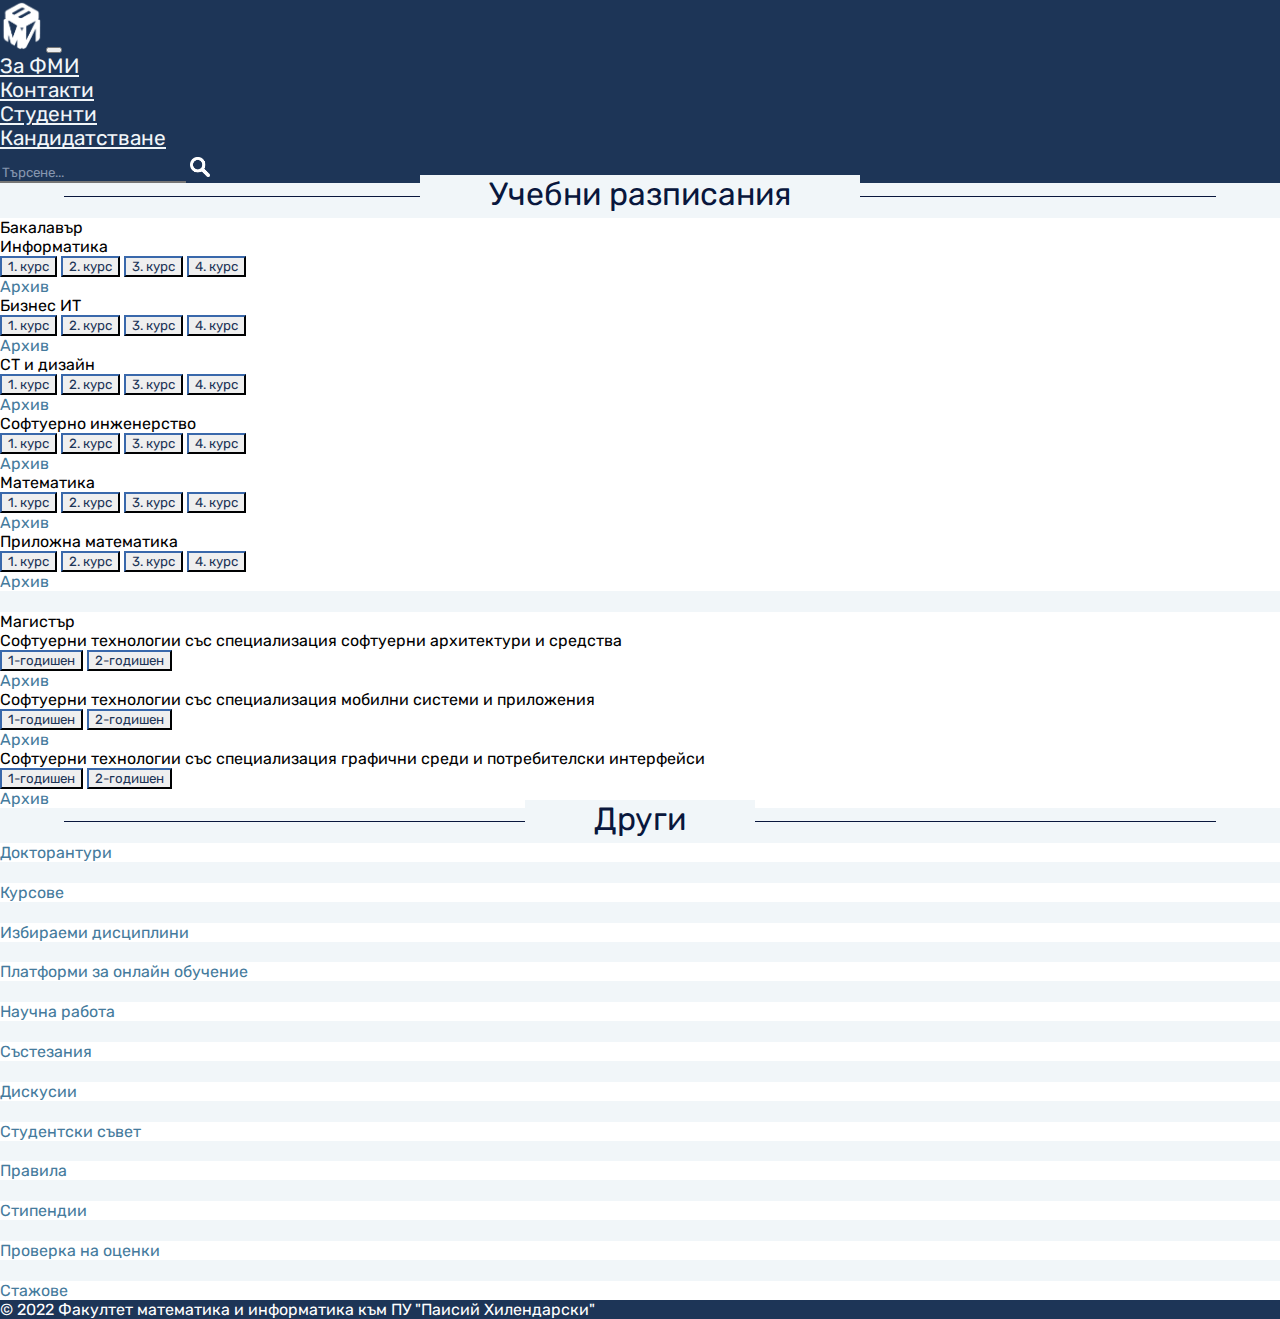
<file: students.html>
<!DOCTYPE html>
<html lang="en">

<head>
    <meta charset="UTF-8">
    <meta http-equiv="X-UA-Compatible" content="IE=edge">
    <meta name="viewport" content="width=device-width, initial-scale=1.0">
    <title>Студенти</title>
    <link rel="icon" href="./assets/img/icons/fmi-plovdiv.org.ico" type="image/x-icon">
    <!-- Styles -->
    <link href="assets/css/style.css" rel="stylesheet" />
    <link href="https://cdn.jsdelivr.net/npm/bootstrap@5.0.2/dist/css/bootstrap.min.css" rel="stylesheet"
        integrity="sha384-EVSTQN3/azprG1Anm3QDgpJLIm9Nao0Yz1ztcQTwFspd3yD65VohhpuuCOmLASjC" crossorigin="anonymous">
    <!-- Fonts -->
    <link href="https://fonts.googleapis.com/css2?family=Rubik:wght@300&display=swap" rel="stylesheet">
</head>

<body class="bg">

    <header>
        <!-- Navbar  -->
        <nav class="navbar navbar-expand-md navbar-dark mb-4">
            <div class="container-fluid">
                <a class="navbar-brand" href="./index.html"><img src="./assets/img/icons/fmi-logo.png" alt="fmi-logo"
                        id="fmi-logo"></a>
                <button class="navbar-toggler" type="button" data-bs-toggle="collapse" data-bs-target="#navbarCollapse"
                    aria-controls="navbarCollapse" aria-expanded="false" aria-label="Toggle navigation">
                    <span class="navbar-toggler-icon"></span>
                </button>
                <div class="collapse navbar-collapse" id="navbarCollapse">
                    <ul class="navbar-nav me-auto mb-2 mb-md-0">

                        <li class="nav-item">
                            <a class="nav-link" href="./about.html">За ФМИ</a>
                        </li>
                        <li class="nav-item">
                            <a class="nav-link" href="#">Контакти</a>
                        </li>
                        <li class="nav-item">
                            <a class="nav-link" href="./students.html">Студенти</a>
                        </li>
                        <li class="nav-item">
                            <a class="nav-link" href="./admission.html">Кандидатстване</a>
                        </li>
                    </ul>
                    <!-- Navbar End  -->
                    <form class="d-flex">
                        <input class="form-control me-2" type="search" placeholder="Търсене..." aria-label="Search">
                        <input type="image" href="#" class="search-icon " src="./assets/img/icons/search-icon.png">
                    </form>
                </div>
            </div>
        </nav>
    </header>

    <div class="container pt-1">
        <div id="schedules-header">
            <h1 id="schedules-header-title">
                <span>Учебни разписания</span>
            </h1>
        </div>
        <div id="schedules">
            <div class="row">
                <!-- бакалавър -->
                <div class="col">
                    <div class="card p-3 h-100">
                        <h3 class="schedule-card-heading text-center mb-3">Бакалавър</h3>
                        <div class="row m-2">
                            <div class="col d-flex justify-content-start">Информатика</div>
                            <div class="col-7 btn-group" role="group" aria-label="Basic outlined example">
                                <button type="button" class="btn btn-outline-primary">1. курс</button>
                                <button type="button" class="btn btn-outline-primary">2. курс</button>
                                <button type="button" class="btn btn-outline-primary">3. курс</button>
                                <button type="button" class="btn btn-outline-primary">4. курс</button>
                            </div>
                            <div class="col text-center"><a href="#" class="align-middle c-link">Архив</a></div>
                        </div>
                        <div class="row m-2">
                            <div class="col d-flex justify-content-start">Бизнес ИТ</div>
                            <div class="col-7 btn-group" role="group" aria-label="Basic outlined example">
                                <button type="button" class="btn btn-outline-primary">1. курс</button>
                                <button type="button" class="btn btn-outline-primary">2. курс</button>
                                <button type="button" class="btn btn-outline-primary">3. курс</button>
                                <button type="button" class="btn btn-outline-primary">4. курс</button>
                            </div>
                            <div class="col text-center"><a href="#" class="align-middle c-link">Архив</a></div>
                        </div>
                        <div class="row m-2">
                            <div class="col d-flex justify-content-start">СТ и дизайн</div>
                            <div class="col-7 btn-group" role="group" aria-label="Basic outlined example">
                                <button type="button" class="btn btn-outline-primary">1. курс</button>
                                <button type="button" class="btn btn-outline-primary">2. курс</button>
                                <button type="button" class="btn btn-outline-primary">3. курс</button>
                                <button type="button" class="btn btn-outline-primary">4. курс</button>
                            </div>
                            <div class="col text-center"><a href="#" class="align-middle c-link">Архив</a></div>
                        </div>
                        <div class="row m-2">
                            <div class="col d-flex justify-content-start">Софтуерно инженерство</div>
                            <div class="col-7 btn-group" role="group" aria-label="Basic outlined example">
                                <button type="button" class="btn btn-outline-primary">1. курс</button>
                                <button type="button" class="btn btn-outline-primary">2. курс</button>
                                <button type="button" class="btn btn-outline-primary">3. курс</button>
                                <button type="button" class="btn btn-outline-primary">4. курс</button>
                            </div>
                            <div class="col text-center"><a href="#" class="align-middle c-link">Архив</a></div>
                        </div>
                        <div class="row m-2">
                            <div class="col d-flex justify-content-start">Математика</div>
                            <div class="col-7 btn-group" role="group" aria-label="Basic outlined example">
                                <button type="button" class="btn btn-outline-primary">1. курс</button>
                                <button type="button" class="btn btn-outline-primary">2. курс</button>
                                <button type="button" class="btn btn-outline-primary">3. курс</button>
                                <button type="button" class="btn btn-outline-primary">4. курс</button>
                            </div>
                            <div class="col text-center"><a href="#" class="align-middle c-link">Архив</a></div>
                        </div>
                        <div class="row m-2">
                            <div class="col d-flex justify-content-start">Приложна математика</div>
                            <div class="col-7 btn-group" role="group" aria-label="Basic outlined example">
                                <button type="button" class="btn btn-outline-primary">1. курс</button>
                                <button type="button" class="btn btn-outline-primary">2. курс</button>
                                <button type="button" class="btn btn-outline-primary">3. курс</button>
                                <button type="button" class="btn btn-outline-primary">4. курс</button>
                            </div>
                            <div class="col text-center"><a href="#" class="align-middle c-link">Архив</a></div>
                        </div>
                    </div>
                </div>
                <!-- магистър -->
                <div class="col">
                    <div class="card p-3 h-100">
                        <h3 class="schedule-card-heading text-center mb-3">Магистър</h3>
                        <div class="row m-2">
                            <div class="mb-2">
                                Софтуерни технологии със специализация софтуерни архитектури и средства
                            </div>
                            <div class="row">
                                <div class="col btn-group">
                                    <button type="button" class="btn btn-outline-primary">1-годишен</button>
                                    <button type="button" class="btn btn-outline-primary">2-годишен</button>
                                </div>
                                <div class="col text-center">
                                    <a href="#" class="align-middle c-link">Архив</a>
                                </div>
                            </div>
                        </div>
                        <div class="row m-2">
                            <div class="mb-2">
                                Софтуерни технологии със специализация мобилни системи и приложения
                            </div>
                            <div class="row">
                                <div class="col btn-group">
                                    <button type="button" class="btn btn-outline-primary">1-годишен</button>
                                    <button type="button" class="btn btn-outline-primary">2-годишен</button>
                                </div>
                                <div class="col text-center">
                                    <a href="#" class="align-middle c-link">Архив</a>
                                </div>
                            </div>
                        </div>
                        <div class="row m-2">
                            <div class="mb-2">
                                Софтуерни технологии със специализация графични среди и потребителски интерфейси
                            </div>
                            <div class="row">
                                <div class="col btn-group">
                                    <button type="button" class="btn btn-outline-primary">1-годишен</button>
                                    <button type="button" class="btn btn-outline-primary">2-годишен</button>
                                </div>
                                <div class="col text-center">
                                    <a href="#" class="align-middle c-link">Архив</a>
                                </div>
                            </div>
                        </div>
                    </div>
                </div>
            </div>
        </div>

        <div class="mt-5">
            <div id="others-header">
                <h1 id="others-header-title">
                    <span>Други</span>
                </h1>
            </div>
            <div id="others">
                <div class="row">
                    <div class="col">
                        <div class="card rounded-2 h-100">
                            <div class="card-body">
                                <div class="row">
                                    <div class="col"><a href="#" class="card-link c-link">
                                            <h5 class="card-title font-weight-bold p-0 text-center">Докторантури</h5>
                                        </a>
                                    </div>
                                </div>

                            </div>
                        </div>
                    </div>
                    <div class="col">
                        <div class="card rounded-2 h-100">
                            <div class="card-body">
                                <div class="row">
                                    <div class="col"><a href="#" class="card-link c-link">
                                            <h5 class="card-title font-weight-bold p-0 text-center">Курсове</h5>
                                        </a>
                                    </div>
                                </div>

                            </div>
                        </div>
                    </div>
                    <div class="col">
                        <div class="card rounded-2 h-100">
                            <div class="card-body">
                                <div class="row">
                                    <div class="col"><a href="#" class="card-link c-link">
                                            <h5 class="card-title font-weight-bold p-0 text-center">Избираеми дисциплини
                                            </h5>
                                        </a>
                                    </div>
                                </div>

                            </div>
                        </div>
                    </div>
                    <div class="col">
                        <div class="card rounded-2 h-100">
                            <div class="card-body">
                                <div class="row">
                                    <div class="col"><a href="#" class="card-link c-link">
                                            <h5 class="card-title font-weight-bold p-0 text-center">Платформи за онлайн
                                                обучение
                                            </h5>
                                        </a>
                                    </div>
                                </div>
                            </div>
                        </div>
                    </div>
                </div>
                <div class="row mt-4">
                    <div class="col">
                        <div class="card rounded-2 h-100">
                            <div class="card-body">
                                <div class="row">
                                    <div class="col"><a href="#" class="card-link c-link c-link">
                                            <h5 class="card-title font-weight-bold p-0 text-center">Научна работа</h5>
                                        </a>
                                    </div>
                                </div>

                            </div>
                        </div>
                    </div>
                    <div class="col">
                        <div class="card rounded-2 h-100">
                            <div class="card-body">
                                <div class="row">
                                    <div class="col"><a href="#" class="card-link c-link c-link">
                                            <h5 class="card-title font-weight-bold p-0 text-center">Състезания</h5>
                                        </a>
                                    </div>
                                </div>

                            </div>
                        </div>
                    </div>
                    <div class="col">
                        <div class="card rounded-2 h-100">
                            <div class="card-body">
                                <div class="row">
                                    <div class="col"><a href="#" class="card-link c-link">
                                            <h5 class="card-title font-weight-bold p-0 text-center">Дискусии
                                            </h5>
                                        </a>
                                    </div>
                                </div>

                            </div>
                        </div>
                    </div>
                    <div class="col">
                        <div class="card rounded-2 h-100">
                            <div class="card-body">
                                <div class="row">
                                    <div class="col"><a href="#" class="card-link c-link">
                                            <h5 class="card-title font-weight-bold p-0 text-center">Студентски съвет
                                            </h5>
                                        </a>
                                    </div>
                                </div>
                            </div>
                        </div>
                    </div>
                </div>
                <div class="row mt-4 mb-5">
                    <div class="col">
                        <div class="card rounded-2 h-100">
                            <div class="card-body">
                                <div class="row">
                                    <div class="col"><a href="#" class="card-link c-link">
                                            <h5 class="card-title font-weight-bold p-0 text-center">Правила</h5>
                                        </a>
                                    </div>
                                </div>

                            </div>
                        </div>
                    </div>
                    <div class="col">
                        <div class="card rounded-2 h-100">
                            <div class="card-body">
                                <div class="row">
                                    <div class="col"><a href="#" class="card-link c-link">
                                            <h5 class="card-title font-weight-bold p-0 text-center">Стипендии</h5>
                                        </a>
                                    </div>
                                </div>

                            </div>
                        </div>
                    </div>
                    <div class="col">
                        <div class="card rounded-2 h-100">
                            <div class="card-body">
                                <div class="row">
                                    <div class="col"><a href="#" class="card-link c-link">
                                            <h5 class="card-title font-weight-bold p-0 text-center">Проверка на оценки
                                            </h5>
                                        </a>
                                    </div>
                                </div>

                            </div>
                        </div>
                    </div>
                    <div class="col">
                        <div class="card rounded-2 h-100">
                            <div class="card-body">
                                <div class="row">
                                    <div class="col"><a href="#" class="card-link c-link">
                                            <h5 class="card-title font-weight-bold p-0 text-center">Стажове
                                            </h5>
                                        </a>
                                    </div>
                                </div>
                            </div>
                        </div>
                    </div>
                </div>
            </div>
        </div>
    </div>
    <footer id="main-footer">
        <div class="text-center p-4">
            © 2022 Факултет математика и информатика към ПУ "Паисий Хилендарски"
        </div>
    </footer>
</body>

</html>
</file>
<file: assets/css/style.css>
html,
body,
div,
span,
applet,
object,
iframe,
h1,
h2,
h3,
h4,
h5,
h6,
p,
blockquote,
pre,
a,
abbr,
acronym,
address,
big,
cite,
code,
del,
dfn,
em,
font,
img,
ins,
kbd,
q,
s,
samp,
small,
strike,
strong,
sub,
sup,
tt,
var,
dl,
dt,
dd,
ol,
ul,
li,
fieldset,
form,
label,
legend,
table,
caption,
tbody,
tfoot,
thead,
tr,
th,
td {
	margin: 0;
	padding: 0;
	border: 0;
	outline: 0;
	font-weight: inherit;
	font-style: inherit;
	font-size: 100%;
	font-family: inherit;
	vertical-align: baseline;
}

*,
body {
	font-family: 'Rubik', sans-serif;
	margin-left: auto;
	margin-right: auto;
}

.navbar {
	background-color: #1d3557;
	width: 1500px;
}

#carouselExampleIndicators .carousel-item img {
	object-fit: cover;
	object-position: center;
	height: 50vh;
	overflow: hidden;
	margin: 0 auto;
	width: 100%;
	height: auto;
}

#carouselExampleIndicators {
	/* old way */
	/* width: 1500px;  */

	float: none;
	margin-top: -24px;
	margin-left: auto;
	margin-right: auto;
}

.carousel-inner>.carousel-item {
	/* Todo slower transition  */
	/* transition: 0.6ms; */

}

body,
main,
.bg {
	background-color: #f1f6f9;
}

header {
	background-color: #1d3557;
}

#navbarCollapse>form>button {

	color: #446CB3;
}

#navbarCollapse>form>input {

	background-color: #1d3557;
	border-top: none;
	border-left: none;
	border-right: none;
	border-radius: 0;
	color: white;
}

.nav-link {
	font-size: 1.3rem;
	color: #F1F6F9 !important;
}

.nav-link:active {
	color: white !important;
}

.form-control {
	color: white;
}

.d-flex .search-icon {
	height: 20px;
	width: 20px;
}

#messages {
	float: none;
	background-color: #457b9d;
	color: #fff;
	margin-left: auto;
	margin-right: auto;
}

.link-light {
	font-size: 1.3rem;
}

#carouselExampleIndicators li {
	width: 10px;
	height: 10px;
	border-radius: 100%;
}

.search-icon {
	margin-top: .45rem;
}

/* todo different color whilst clicked*/
#navbarCollapse>form>input.form-control.me-2:focus {
	box-shadow: none;
	border-color: #CCDCF5;
}

#navbarCollapse>form>input.form-control.me-2::placeholder {
	color: #8696AF;
}

#navbarCollapse>form>input.form-control.me-2::placeholder:focus {
	color: #CCDCF5;
}

/* =========== */

#fmi-logo {
	object-fit: contain;
	height: 50px;
	/* не знам дали така ще е най-добрия начин */
	width: auto;
}

.message-link {
	border-bottom: 2px !important;
	border-color: #1d3557;
}


.card {
	/* width: 15rem; */
	/* margin-right: 0 auto; */
	margin-top: 1.3rem;
	/* margin-bottom: 1rem; */
	/* border: none !important; */
	border-top: 5rem;
	border-color: #000;
	background-color: #ffffff !important;
	/* border-radius: 0px !important; */
}

.news-icon {
	width: 2rem;
}


/* Lines below need a second thought..  */
#about {
	background-position: bottom center;
	background-repeat: no-repeat;
}

img#about {
	opacity: 0.7;
	object-fit: contain;
	/* height: 500px; */
	width: auto;
	/* background-repeat: no-repeat; */
	background-size: cover;
}

/* ------------------- */

footer {
	background-color: #1d3557;
	color: #fff;
}

.schedule-card-heading {
	display: inline-block;
}

/* Students page */

#schedules-header-title,
#admission-header-title,
#others-header-title {
	width: 100%;
	text-align: center;
	border-bottom: 1px solid #09173D;
	line-height: 0.1em;
	margin: 10px 0 20px;
	font-size: xx-large;
	color: #09173D;
}

#schedules-header-title span,
#admission-header-title span,
#others-header-title span {
	background: #F1F6F9;
	padding: 0 6%;
}

#schedules-header,
#admission-header,
#others-header {
	margin: 0 5%;
}

/* Admission page */
.card-admission {
	background-color: #fafafa !important;
	width: 20rem;
}

.schedule-card-heading {
	display: inline;
}

#main-footer-text {}

#main-footer-img {
	shape-outside: polygon(100% 0px, 100% 100%, 0px 100%, 0px 425px);
	float: right;
}

#main-footer {
	clear: both
}

#pre-footer {
	margin-top: 100px;
}

#fmi-img {
	width: 60%;
	height: auto;
	float: left;
	margin-bottom: 3%;
	margin-right: 5%;
}

#fmi-txt-about {
	text-align: justify;
}

.c-link {
	color: #457B9D;
	text-decoration: none;
}

.c-link:hover {
	color: #1D3557;
}

.btn-primary,
.btn-primary:hover,
.btn-primary:active,
.btn-primary:visited {
	background-color: #1D3557 !important;
}

.btn-outline-primary {
	border-color: #1D3557 !important;
	color: #1D3557 !important;
}

.btn-outline-primary:hover {
	background-color: #1D3557 !important;
	color: white !important;
}

.btn-outline-success {
	border-color: #446CB3 !important;
}
</file>
